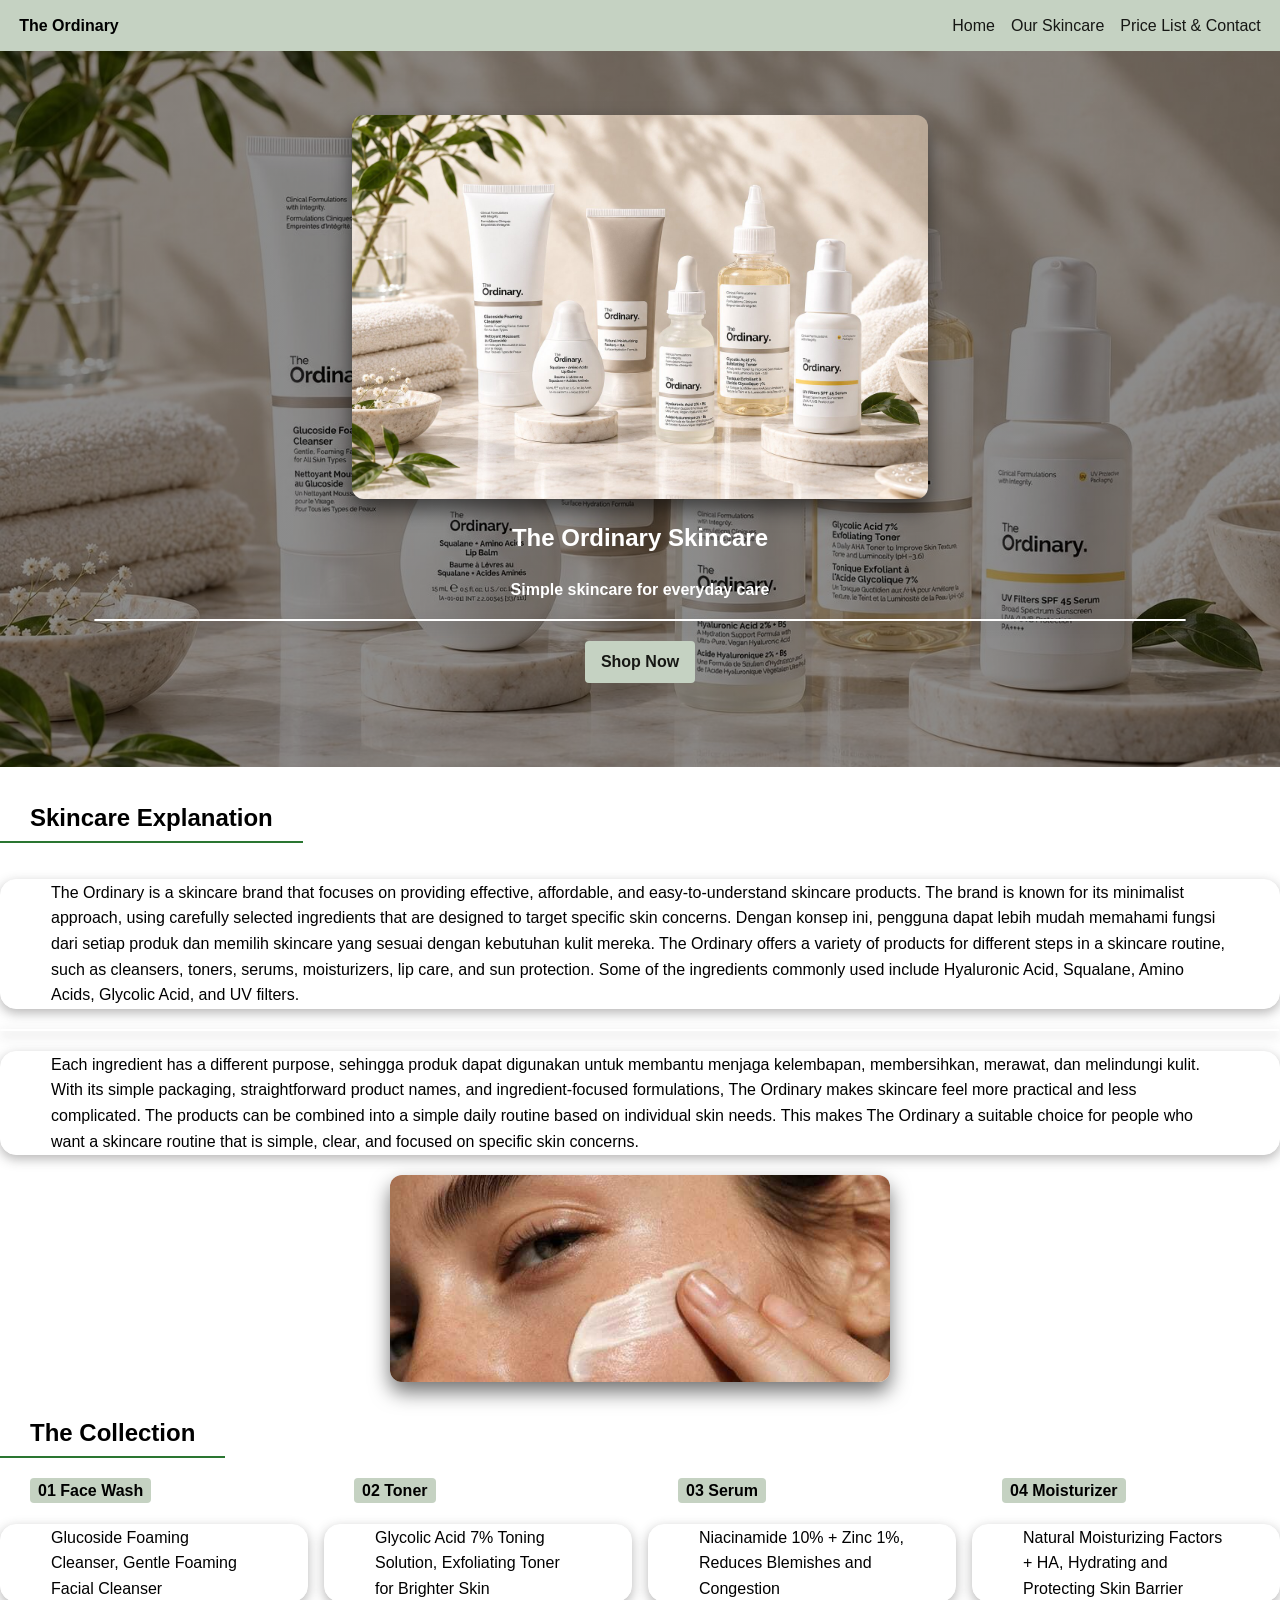
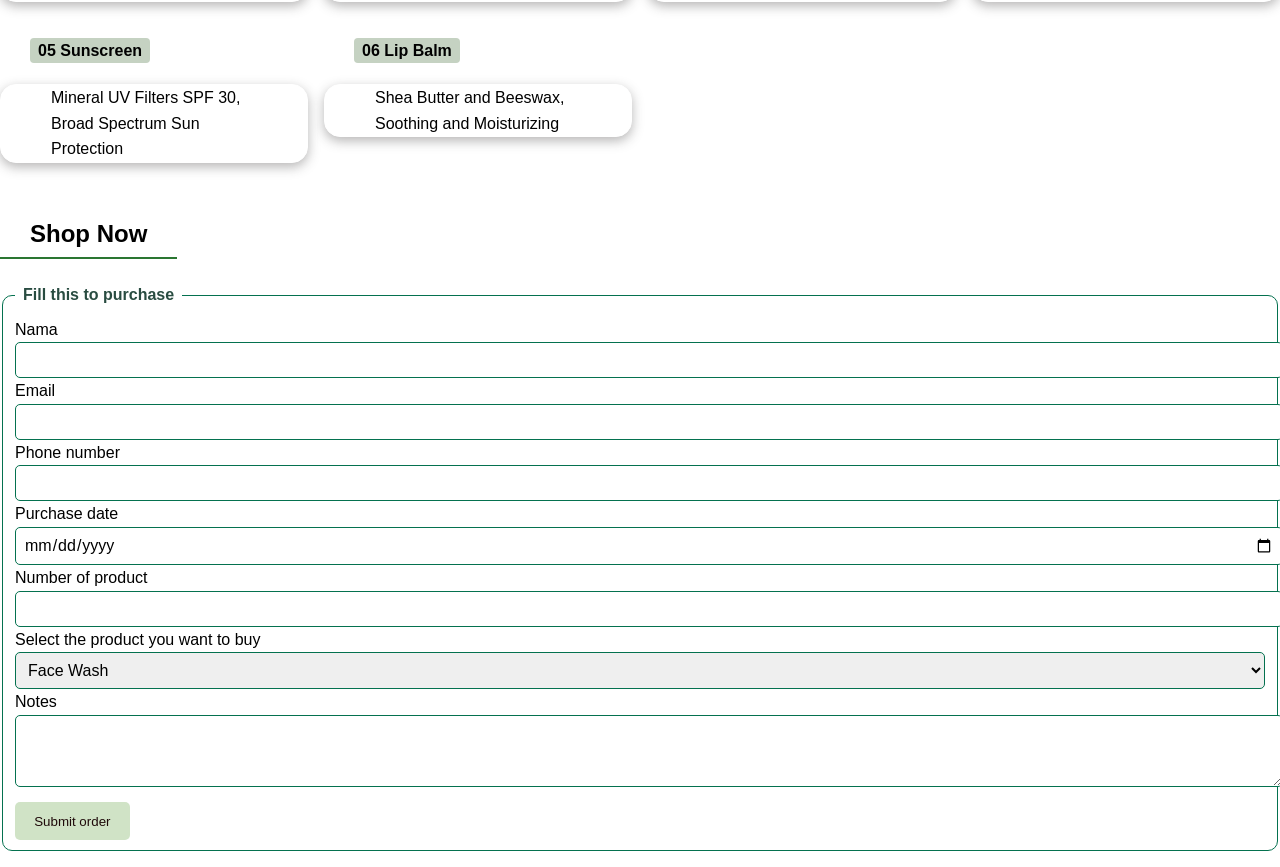
<file: index.html>
<!DOCTYPE html>
<html lang="id">
    <head>
        <meta charset="UTF-8">
        <meta name="viewport" content="width=device-width, initial-scale=1.0">
        <title>The Ordinary</title>
        <link rel="stylesheet" href="skincare1.css">
    </head>
    <body>

        <! -- ===== HEADER & NAVIGASI ===== -- >
        <header class="site-header">
            <div class="brand">The Ordinary</div>
            <nav class="site-nav">
                <ul>
                    <li><a href="index.html">Home</a></li>
                    <li><a href="about.html">Our Skincare</a></li>
                    <li><a href="contact.html">Price List & Contact</a></li>
                </ul>
            </nav>
        </header>
        
        <! -- ===== SAMPUL ===== -- >
        <section class="sampul">
            <img src="./images/sampul.jpg" alt="The Ordinary Skincare" />
            <div class="hero">
                <h1>The Ordinary Skincare</h1>
                <h3>Simple skincare for everyday care</p>
                <a class="btn" href="#pesan">Shop Now</a>
            </div>
        </section>  
        
        <section id="tentang">
            <h2>Skincare Explanation</h2>
            <p>The Ordinary is a skincare brand that focuses on providing effective, affordable, and easy-to-understand skincare products. The brand is known for its minimalist approach, using carefully selected ingredients that are designed to target specific skin concerns. Dengan konsep ini, pengguna dapat lebih mudah memahami fungsi dari setiap produk dan memilih skincare yang sesuai dengan kebutuhan kulit mereka. The Ordinary offers a variety of products for different steps in a skincare routine, such as cleansers, toners, serums, moisturizers, lip care, and sun protection. Some of the ingredients commonly used include Hyaluronic Acid, Squalane, Amino Acids, Glycolic Acid, and UV filters.<p>  

            <p> Each ingredient has a different purpose, sehingga produk dapat digunakan untuk membantu menjaga kelembapan, membersihkan, merawat, dan melindungi kulit.
With its simple packaging, straightforward product names, and ingredient-focused formulations, The Ordinary makes skincare feel more practical and less complicated. The products can be combined into a simple daily routine based on individual skin needs. This makes The Ordinary a suitable choice for people who want a skincare routine that is simple, clear, and focused on specific skin concerns.</p>
        
            <img src="./images/face.jpg" class="peopleface" alt="People Face"/>

        <! -- ===== DAYA TARIK ===== -- >
        <section class="daya-tarik">
            <h2>The Collection</h2>
            <div class="grid">
                <article class="card">
                    <h3><span class="highlight">01 Face Wash</span></h3>
                    <p>Glucoside Foaming Cleanser, Gentle Foaming Facial Cleanser</p>
                </article>
                <article class="card">
                    <h3><span class="highlight">02 Toner</span></h3>
                    <p>Glycolic Acid 7% Toning Solution, Exfoliating Toner for Brighter Skin</p>
                </article>
                <article class="card">
                    <h3><span class="highlight">03 Serum</span></h3>
                    <p>Niacinamide 10% + Zinc 1%, Reduces Blemishes and Congestion</p>
                </article>
                <article class="card">
                    <h3><span class="highlight">04 Moisturizer</span></h3>
                    <p>Natural Moisturizing Factors + HA, Hydrating and Protecting Skin Barrier</p>
                </article>
                <article class="card">
                    <h3><span class="highlight">05 Sunscreen</span></h3>
                    <p>Mineral UV Filters SPF 30, Broad Spectrum Sun Protection</p>
                </article>
                <article class="card">
                    <h3><span class="highlight">06 Lip Balm</span></h3>
                    <p>Shea Butter and Beeswax, Soothing and Moisturizing</p>
                </article>
            </div>
    </section>

        <! -- ===== Formulir Pemesanan ===== -- >
        <section id="pesan">
            <h2>Shop Now</h2>
            <form action="#" method="post">
            <fieldset>
            <legend>Fill this to purchase</legend>

            <label for="nama">Nama</label>
            <input type="text" id="nama" name="nama" required />

            <label for="email">Email</label>
            <input type="email" id="email" name="email" required />

            <label for="tgl">Phone number</label>
            <input type="tel" id="tgl" name="tgl" />

            <label for="tgl">Purchase date</label>
            <input type="date" id="tgl" name="tgl" />

            <label for="jml">Number of product</label>
            <input type="number" id="jml" name="jml" min="1" max="20" />

            <label for="paket">Select the product you want to buy</label>
            <select id="paket" name="paket">
              <option>Face Wash</option>
              <option>Toner</option>
              <option>Serum</option>
              <option>Moisturizer</option>
              <option>Sunscreen</option>
              <option>Lip Balm</option>
            </select>

            <label for="catatan">Notes</label>
            <textarea id="catatan" name="catatan" rows="3"></textarea>

            <button type="submit">Submit order</button>
          </fieldset>
        </form>
      </section>
    </main>
</file>
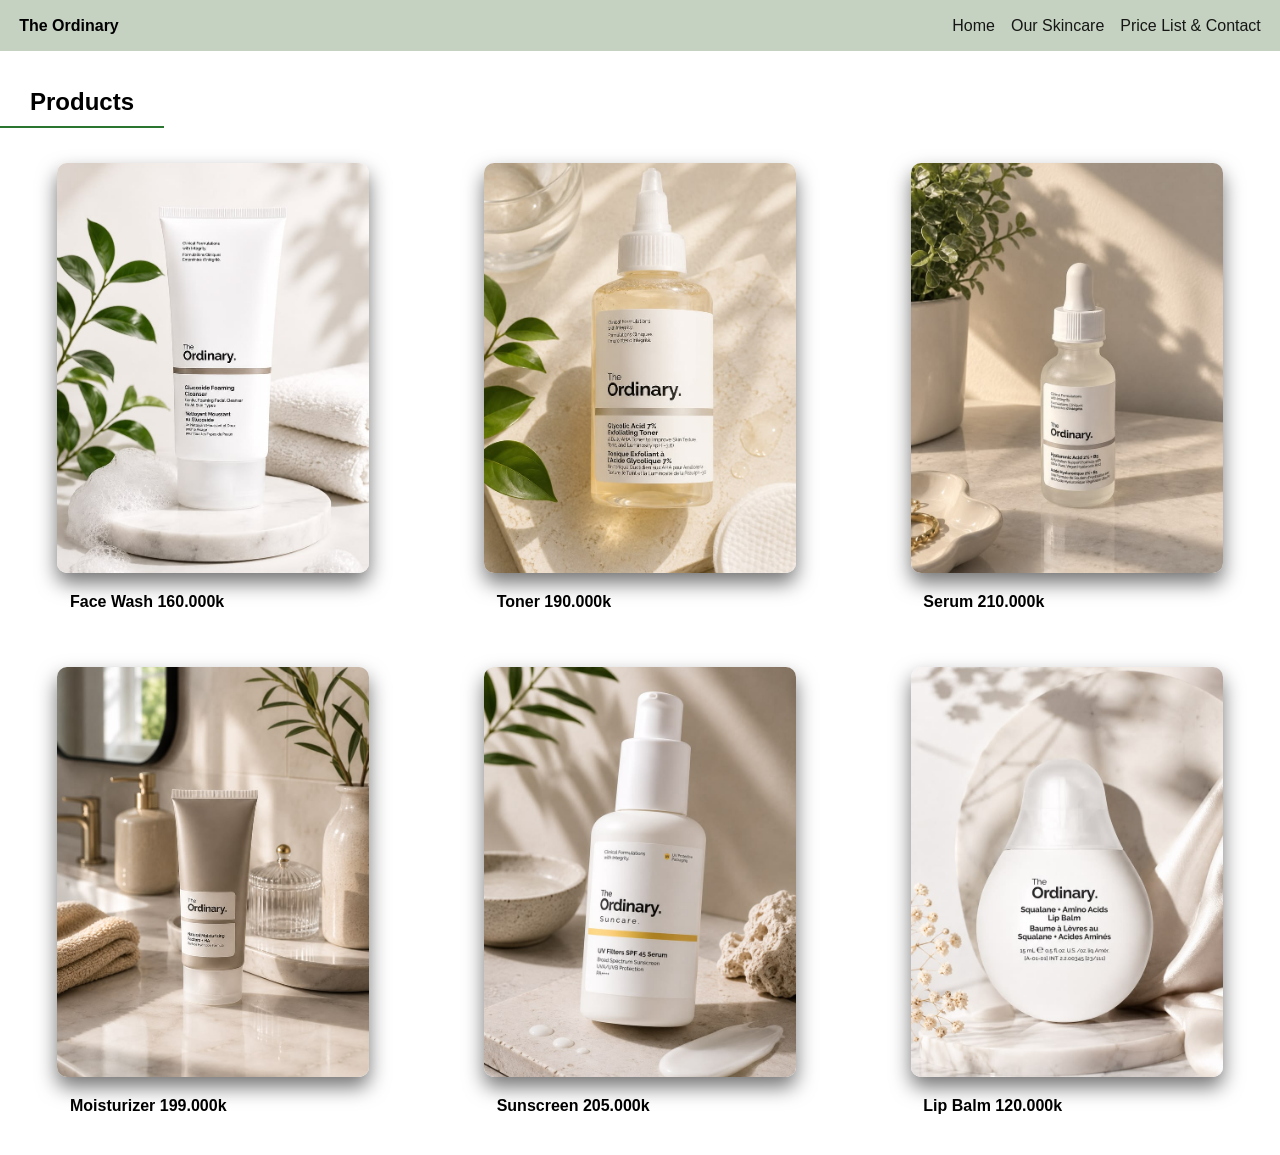
<file: about.html>
<!DOCTYPE html>
<html lang="id">
    <head>
        <meta charset="UTF-8">
        <meta name="viewport" content="width=device-width, initial-scale=1.0">
        <title>The Ordinary</title>
        <link rel="stylesheet" href="skincare1.css">
    </head>
    <body>

        <! -- ===== HEADER & NAVIGASI ===== -- >
        <header class="site-header">
            <div class="brand">The Ordinary</div>
            <nav class="site-nav">
                <ul>
                    <li><a href="index.html">Home</a></li>
                    <li><a href="about.html">Our Skincare</a></li>
                    <li><a href="contact.html">Price List & Contact</a></li>
                </ul>
            </nav>
        </header>

        <! -- ===== GALERI ===== -- >
        <section id="galeri">
        <h2>Products</h2>
        <div class="grid galeri">
          <figure class="utama">
            <img src="./images/facewash.jpg" alt="Face Wash" />
            <h3>Face Wash 160.000k</figcaption>
          </figure>
          <figure>
            <img src="./images/toner.jpg" alt="Toner" />
            <h3>Toner 190.000k</figcaption>
          </figure>
          <figure>
            <img src="./images/serum.jpg" alt="Serum" />
            <h3>Serum 210.000k</figcaption>
          </figure>
          <figure>
            <img src="./images/moisturizer.jpg" alt="Moisturizer" />
            <h3>Moisturizer 199.000k</figcaption>
          </figure>
          <figure>
            <img src="./images/sunscreen.jpg" alt="Sunscreen" />
            <h3>Sunscreen 205.000k</figcaption>
          </figure>
          <figure>
            <img src="./images/lipbalm.jpg" alt="Lip Balm" />
            <h3>Lip Balm 120.000k</figcaption>
          </figure>
          </figure>
        </div>
      </section>
    </body>
</html>
</file>
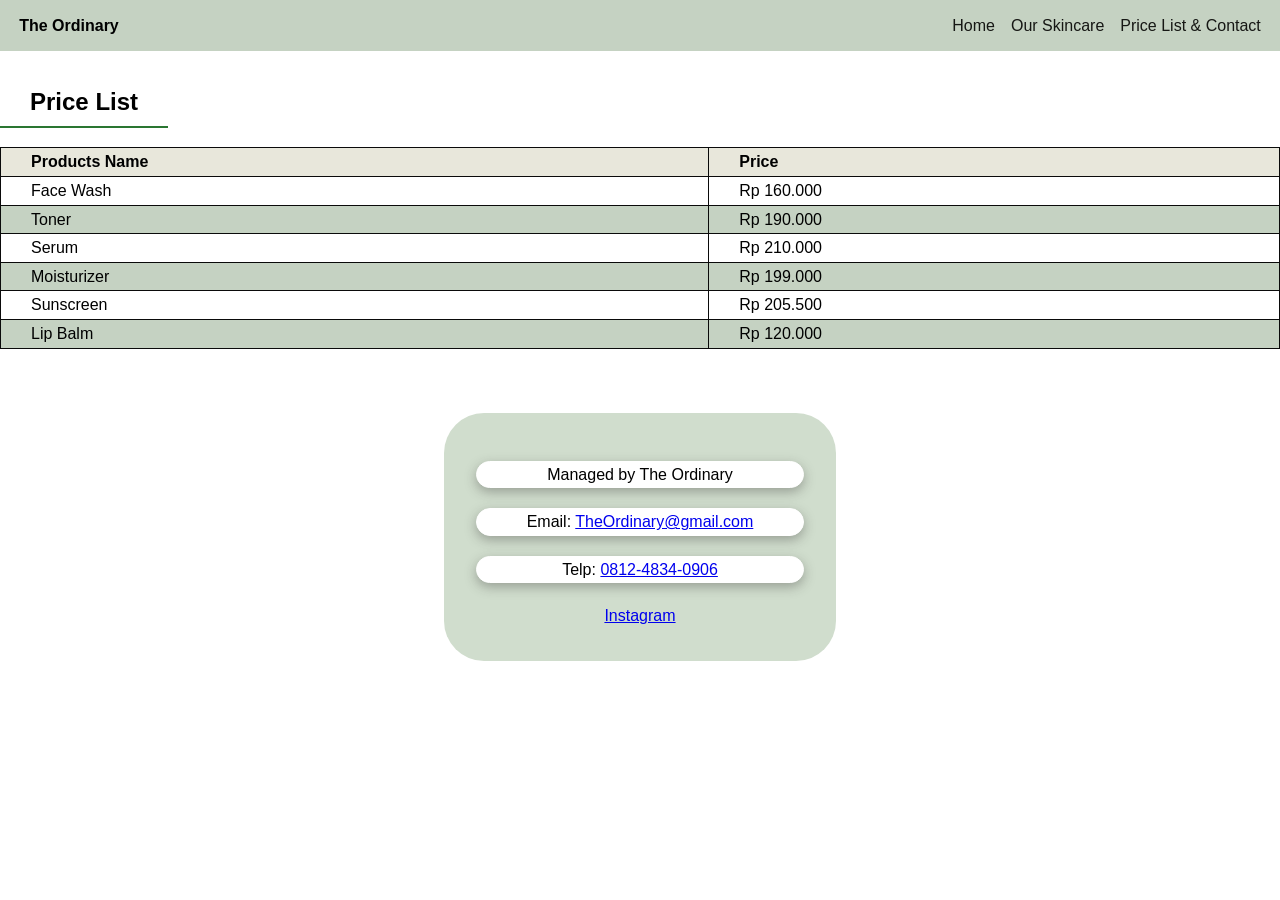
<file: contact.html>
<!DOCTYPE html>
<html lang="id">
    <head>
        <meta charset="UTF-8">
        <meta name="viewport" content="width=device-width, initial-scale=1.0">
        <title>The Ordinary</title>
        <link rel="stylesheet" href="skincare1.css">
    </head>
    <body>

        <! -- ===== HEADER & NAVIGASI ===== -- >
        <header class="site-header">
            <div class="brand">The Ordinary</div>
            <nav class="site-nav">
                <ul>
                    <li><a href="index.html">Home</a></li>
                    <li><a href="about.html">Our Skincare</a></li>
                    <li><a href="contact.html">Price List & Contact</a></li>
                </ul>
            </nav>
        </header>

        <! -- ===== PRICE LIST ===== -- >
        <section id="tiket">
        <h2>Price List</h2>
        <table>
          <thead>
            <tr>
              <th>Products Name</th>
              <th>Price</th>
            </tr>
          </thead>
          <tbody>
            <tr>
              <td>Face Wash</td>
              <td>Rp 160.000</td>
        
            </tr>
            <tr>
              <td>Toner</td>
              <td>Rp 190.000</td>
              
            </tr>
            <tr>
              <td>Serum</td>
              <td>Rp 210.000</td>

            </tr>
            <tr>
              <td>Moisturizer</td>
              <td>Rp 199.000</td>
              
            </tr>
            <tr>
              <td>Sunscreen</td>
              <td>Rp 205.500</td>  

            </tr>
            <tr>
              <td>Lip Balm</td>
              <td>Rp 120.000</td>  
              
            </tr>
          </tbody>
        </table>
      </section>

      <! -- ===== CONTACT ===== -- >
      <footer class="site-footer">
      <p>Managed by The Ordinary</p>
      <p>Email: <a href="mailto:info@bunaken.example">TheOrdinary@gmail.com</a></p>
      <p>Telp: <a href="tel:+62431000000">0812-4834-0906</a></p>
      <a href="https://instagram.com" target="_blank" rel="noopener">Instagram</a>
      </div>
  </body>
</html>
</file>
<file: skincare1.css>
body {
    background-color: rgb(255, 255, 255);
    margin: 0;
    font-family: Arial, Helvetica, sans-serif;
    color: rgb(0, 0, 0);
    line-height: 1.6;
}

.site-header {
    display: flex;
    justify-content: space-between;
    align-items: center;
    background-color: rgb(197, 210, 194);
    padding: 0.8rem 1.2rem;
    position: sticky;
    top: 0;
    z-index: 10;
}

.brand {
    color: rgb(0, 0, 0);
    font-weight: 700;
    font-size: 1.2;
}

.site-nav ul{
    display: flex;
    gap: 1rem;
    list-style: none;
    margin: 0;
    padding: 0;
}

.site-nav ul{
    display: flex;
    gap: 1rem;
    list-style: none;
    margin: 0;
    padding: 0;
}

.site-nav a {
    color: rgb(22, 23, 20);
    text-decoration: none;
}

.site-nav a:hover {
    color: rgb(108, 67, 41);
}

.sampul {
    position: relative;
    text-align: center;
    color: white;
    padding: 4rem;
    background: linear-gradient(rgba(0, 0, 0, 0.45), rgba(0, 0, 0, 0.45)), url("./images/sampul.jpg") center/cover no-repeat;
}

h1 {
    padding-left: 30px;
    padding-right: 30px;
}

.penting {
    text-align: center;
    color: red;
}
.p2 {
    text-align: center;
    color: blue;
}

.btn {
    display: inline-block;
    padding: 0.5rem 1rem;
    background-color: rgb(197, 210, 194);
    color: rgb(22, 23, 20);
    text-decoration: none;
    border-radius: 4px;
    transition: background 0.2s ease;
}
.btn:hover {
    background-color: rgb(149, 198, 159);
}

h2 {
    border-bottom: 2px solid rgb(42, 118, 49);
    display: inline-block;
    padding-bottom: 4px;
    padding-left: 50px;
    padding-right: 50px;
}

h3 {
    padding-bottom: 4px;
    padding-left: 30px;
    padding-right: 30px;
}

p {
    padding-left: 50px;
    padding-right: 50px;
    background-color: #ffffff;
    border: 1px solid #ffffff;
    border-radius: 16px;
    margin-bottom: 20px;
    box-shadow: 0px 4px 12px rgba(49, 47, 47, 0.35);
}

.grid {
    display: grid;
    grid-template-columns: repeat(auto-fit, minmax(250px, 1fr));
    gap: 1rem;
}

.card  h3 {
    margin-top: 0;
}

.peopleface {
    width: 500px;
    max-width: 1000px;
    height: auto;
}

img {
    width: 50%;
    height: auto;
    display: block;
    margin-left: auto;
    margin-right: auto;
    border-radius: 12px;
    box-shadow: 0px 10px 20px rgba(0, 0, 0, 0.55);
}

table {
    width: 100%;
    border-collapse: collapse;
}

th, td {
    border: 1px solid rgb(173, 64, 22);
    padding: 0,6rem;
    text-align: left;
}

thead {
    background: rgb(223, 233, 240);
    color: rgb(8, 91, 26);
}

tbody tr:nth-child(even) {
    background: rgb(219, 235, 162);
}

fieldset {
    border: 1px solid rgb(4, 113, 79);
    border-radius: 10px;
    margin-bottom: 1rem;
}

legend {
    padding: 0.2rem 0.5rem;
    font-weight: bold;
    color: rgb(41, 76, 65);
}

input, 
select, 
textarea {
    width: 100%;
    padding: 0.5rem;
    border: 1px solid rgb(4, 113, 79);
    border-radius: 5px;
    font-family: inherit;
    font-size: 1rem;
}

textarea {
    resize: vertical;
}

button {
    margin-top: 0.5rem;
    padding: 0.7rem 1.2rem;
    background-color: rgb(197, 210, 194);
    border-radius: 5px;
    cursor: pointer;
}

button:hover {
    background-color: rgb(149, 198, 159);
}

.highlight {
    background-color: rgb(197, 210, 194);
    padding: 4px 8px;
    border-radius: 4px;
}



table {
    width: 100%;
    border-collapse: collapse;
}

th, td {
    border: 1px solid rgb(10, 10, 10);
    padding: 0,6rem;
    text-align: left;
    padding-left: 30px;
    padding-right: 30px;
}

table tr th:nth-child(3),
table tr td:nth-child(3) {
    display: none;
}

thead {
    background: rgb(232, 231, 219);
    color: rgb(0, 0, 0);
}

tbody tr:nth-child(even) {
    background: rgb(197, 210, 194);
}

fieldset {
    border: 1px solid rgb(4, 113, 79);
    border-radius: 10px;
    margin-bottom: 1rem;
}

legend {
    padding: 0.2rem 0.5rem;
    font-weight: bold;
    color: rgb(41, 76, 65);
}

input, 
select, 
textarea {
    width: 100%;
    padding: 0.5rem;
    border: 1px solid rgb(4, 113, 79);
    border-radius: 5px;
    font-family: inherit;
    font-size: 1rem;
}

textarea {
    resize: vertical;
}

button {
    margin-top: 0.5rem;
    padding: 0.7rem 1.2rem;
    background-color: rgb(208, 227, 198);
    color: rgb(31, 10, 10);
    border: none;
    border-radius: 5px;
    cursor: pointer;
}

button:hover {
    background-color: rgb(135, 155, 130);
}

.site-footer {
    text-align: center;
    padding: 2rem;
    margin-top: 4rem;
    background-color: rgb(208, 221, 205);
    display: block;
    border-radius: 40px;
    margin-right: auto;
    margin-left: auto;
    text-align: center;
    width: fit-content;
}

footer {
    text-align: center;
}

img {
    max-width: 100%;
    height: auto;
}

h2 {
    padding-left: 30px;
    padding-right: 30px;
}

@media (max-width: 600px) {
    .site-header {
        flex-direction: column;
        align-items: flex-start;
    }
}




.galeri img {
    width: 90%;
    height: 410px;
    object-fit: cover;
    border-radius: 10px;
    display: block;
    transition: transform 0.3s ease, box-shadow 0.3s ease;
}

.galeri img:hover {
    transform: scale(1.05);
    box-shadow: 0 10px 20px rgba(0, 0, 0, 0.2);
}

.galeri figure {
    margin: 1;
}

.galeri figcaption {
    color: rgb(22, 23, 20);
    font-size: 0.9rem;
    margin-top: 1rem;
}

.galeri {
    display: grid;
    grid-template-columns: repeat(3, 1fr);
    gap: 0px;
    padding: 0px;
}

h2 {
    margin-top: 2rem;
    padding-left: 30px;
    padding-right: 30px;
}

h3 {
    font-size: 1rem;
}
</file>
